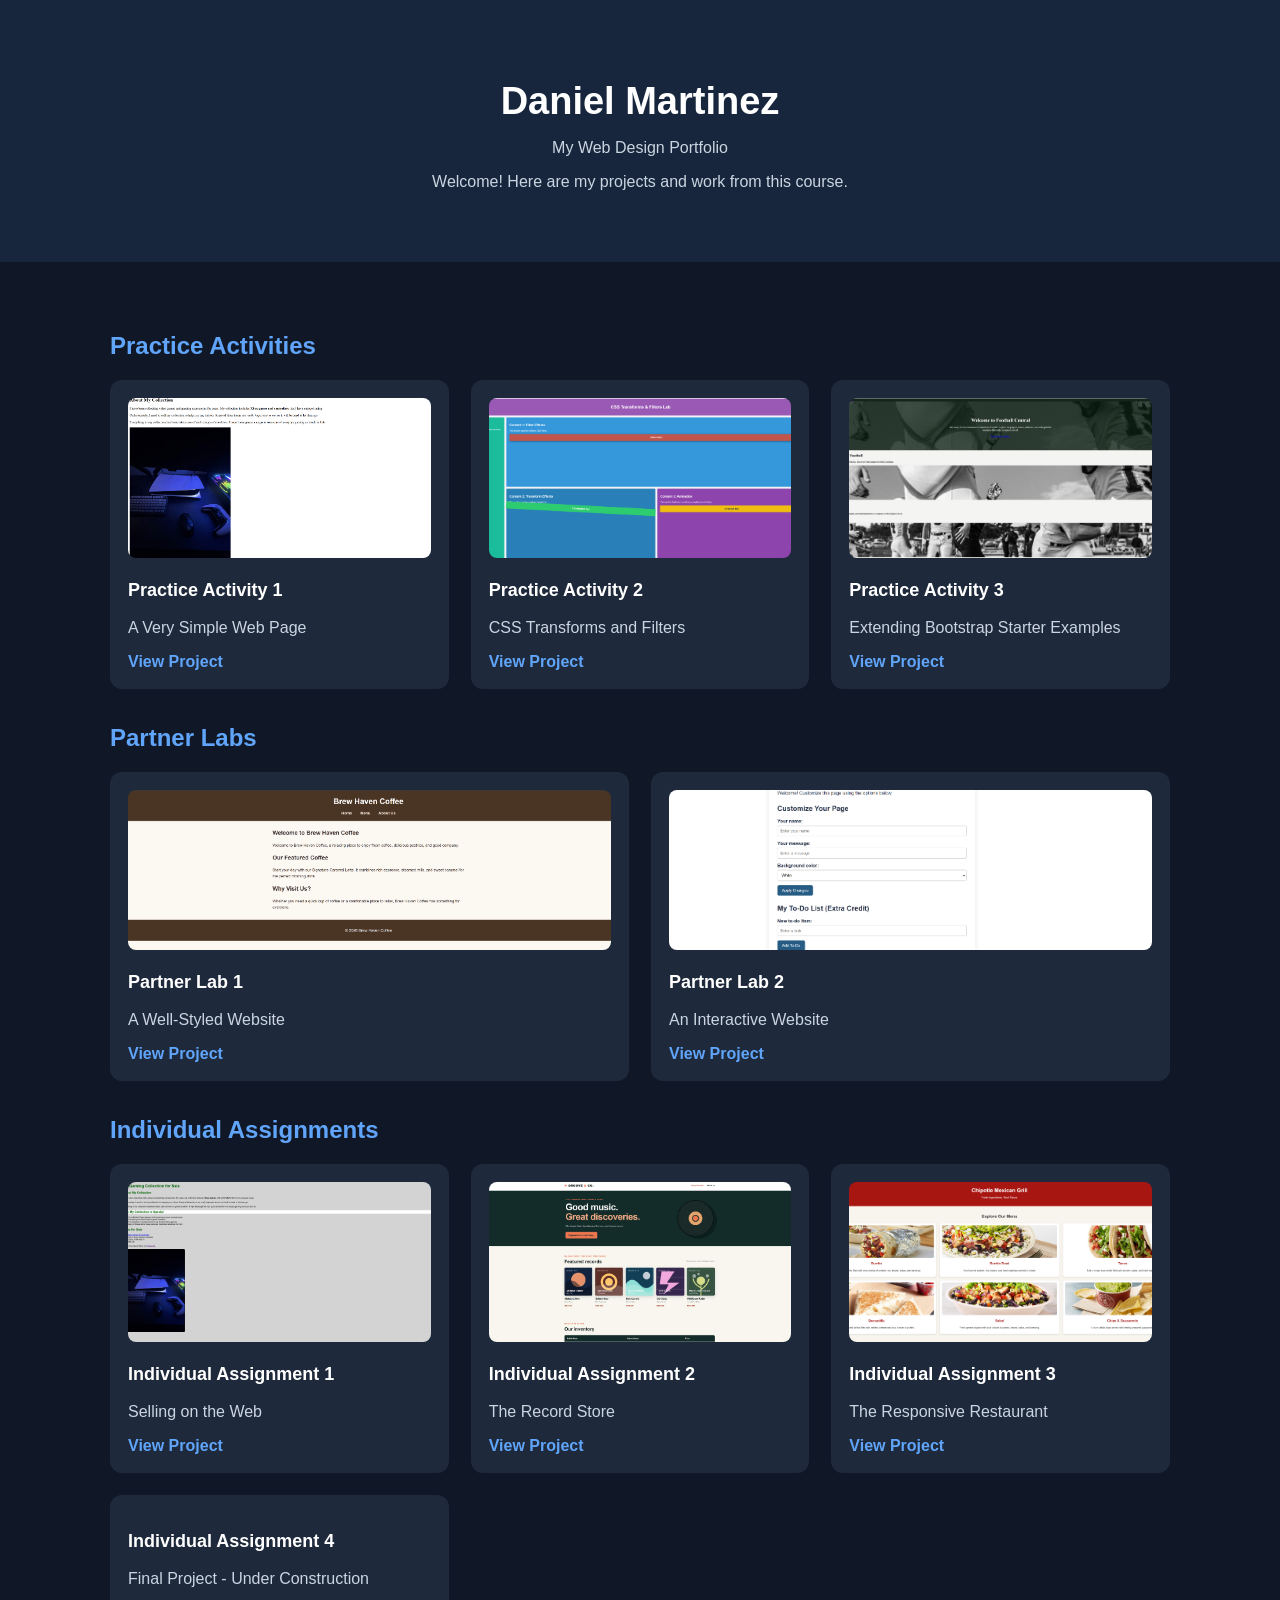
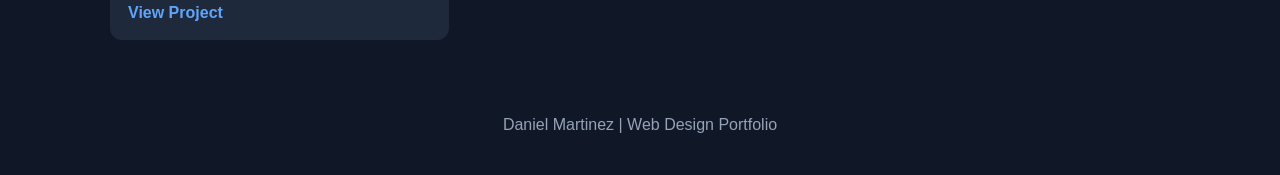
<file: index.html>
<!DOCTYPE html>
<html lang="en">
<head>
    <meta charset="UTF-8">
    <meta name="viewport" content="width=device-width, initial-scale=1.0">
    <title>Daniel Martinez | Web Design Portfolio</title>

    <style>
        * {
            box-sizing: border-box;
        }

        body {
            margin: 0;
            font-family: Arial, sans-serif;
            background: #101827;
            color: white;
        }

        header {
            text-align: center;
            padding: 55px 20px;
            background: #17263d;
        }

        header h1 {
            font-size: 38px;
            margin-bottom: 10px;
        }

        header p {
            color: #cbd5e1;
        }

        main {
            max-width: 1100px;
            margin: auto;
            padding: 35px 20px;
        }

        h2 {
            color: #60a5fa;
            margin-top: 35px;
        }

        .projects {
            display: grid;
            grid-template-columns: repeat(auto-fit, minmax(250px, 1fr));
            gap: 22px;
        }

        .card {
            background: #1e293b;
            padding: 18px;
            border-radius: 12px;
        }

        .card img {
            width: 100%;
            height: 160px;
            object-fit: cover;
            border-radius: 8px;
        }

        .card h3 {
            font-size: 18px;
        }

        .card p {
            color: #cbd5e1;
        }

        a {
            color: #60a5fa;
            font-weight: bold;
            text-decoration: none;
        }

        a:hover {
            text-decoration: underline;
        }

        footer {
            text-align: center;
            padding: 25px;
            color: #94a3b8;
        }
    </style>
</head>

<body>

<header>
    <h1>Daniel Martinez</h1>
    <p>My Web Design Portfolio</p>
    <p>Welcome! Here are my projects and work from this course.</p>
</header>

<main>

    <h2>Practice Activities</h2>
    <div class="projects">

        <div class="card">
            <img src="practice1.png" alt="Practice Activity 1">
            <h3>Practice Activity 1</h3>
            <p>A Very Simple Web Page</p>
            <a href="practice1/index.html">View Project</a>
        </div>

        <div class="card">
            <img src="practice2.png" alt="Practice Activity 2">
            <h3>Practice Activity 2</h3>
            <p>CSS Transforms and Filters</p>
            <a href="practice2/index.html">View Project</a>
        </div>

        <div class="card">
            <img src="practice3.png" alt="Practice Activity 3">
            <h3>Practice Activity 3</h3>
            <p>Extending Bootstrap Starter Examples</p>
            <a href="practice3/album/index.html">View Project</a>
        </div>

    </div>

    <h2>Partner Labs</h2>
    <div class="projects">

        <div class="card">
            <img src="partnerlab1.png" alt="Partner Lab 1">
            <h3>Partner Lab 1</h3>
            <p>A Well-Styled Website</p>
            <a href="partnerlab1/index.html">View Project</a>
        </div>

        <div class="card">
            <img src="partnerlab2.png" alt="Partner Lab 2">
            <h3>Partner Lab 2</h3>
            <p>An Interactive Website</p>
            <a href="partnerlab2/index.html">View Project</a>
        </div>

    </div>

    <h2>Individual Assignments</h2>
    <div class="projects">

        <div class="card">
            <img src="individual1.png" alt="Individual Assignment 1">
            <h3>Individual Assignment 1</h3>
            <p>Selling on the Web</p>
            <a href="individual1/index.html">View Project</a>
        </div>

        <div class="card">
            <img src="individual2.png" alt="Individual Assignment 2">
            <h3>Individual Assignment 2</h3>
            <p>The Record Store</p>
            <a href="individual2/index.html">View Project</a>
        </div>

        <div class="card">
            <img src="individual3.png" alt="Individual Assignment 3">
            <h3>Individual Assignment 3</h3>
            <p>The Responsive Restaurant</p>
            <a href="individual3/index.html">View Project</a>
        </div>

        <div class="card">
            <h3>Individual Assignment 4</h3>
            <p>Final Project - Under Construction</p>
            <a href="individual4/index.html">View Project</a>
        </div>

    </div>

</main>

<footer>
    <p>Daniel Martinez | Web Design Portfolio</p>
</footer>

</body>
</html>
</file>
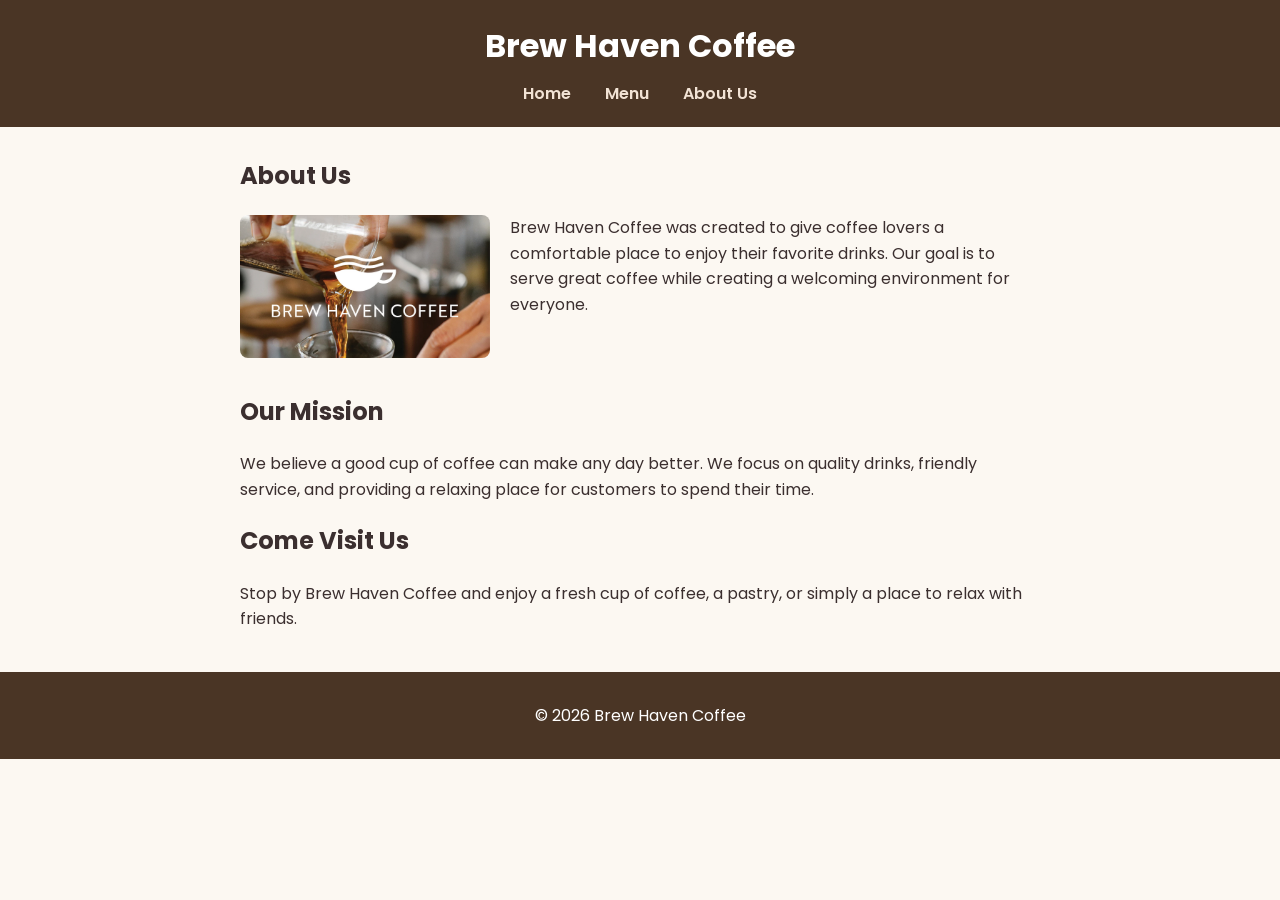
<file: about.html>
<!DOCTYPE html>
<html lang="en">

<head>
    <meta charset="UTF-8">
    <title>About Us - Brew Haven Coffee</title>
    <link rel="stylesheet" href="style.css">
<link rel="preconnect" href="https://fonts.googleapis.com">
<link rel="preconnect" href="https://fonts.gstatic.com" crossorigin>
<link href="https://fonts.googleapis.com/css2?family=Poppins:ital,wght@0,300;0,400;0,600;1,400&display=swap" rel="stylesheet">
</head>
</head>

<body>
    <header>
        <h1>Brew Haven Coffee</h1>

        <nav>
            <a href="index.html">Home</a>
            <a href="menu.html">Menu</a>
            <a href="about.html">About Us</a>
        </nav>
    </header>

    <main>
        <h2>About Us</h2>

        <div class="about-coffee">
            <img src="coffee-shop.png" alt="Inside Brew Haven Coffee">

            <p>
                Brew Haven Coffee was created to give coffee lovers a comfortable
                place to enjoy their favorite drinks. Our goal is to serve great
                coffee while creating a welcoming environment for everyone.
            </p>
        </div>

        <h2>Our Mission</h2>

        <p>
            We believe a good cup of coffee can make any day better. We focus on
            quality drinks, friendly service, and providing a relaxing place for
            customers to spend their time.
        </p>

        <h2>Come Visit Us</h2>

        <p>
            Stop by Brew Haven Coffee and enjoy a fresh cup of coffee, a pastry,
            or simply a place to relax with friends.
        </p>

    </main>

    <footer>
        <p>&copy; 2026 Brew Haven Coffee</p>
    </footer>

</body>

</html>
</file>
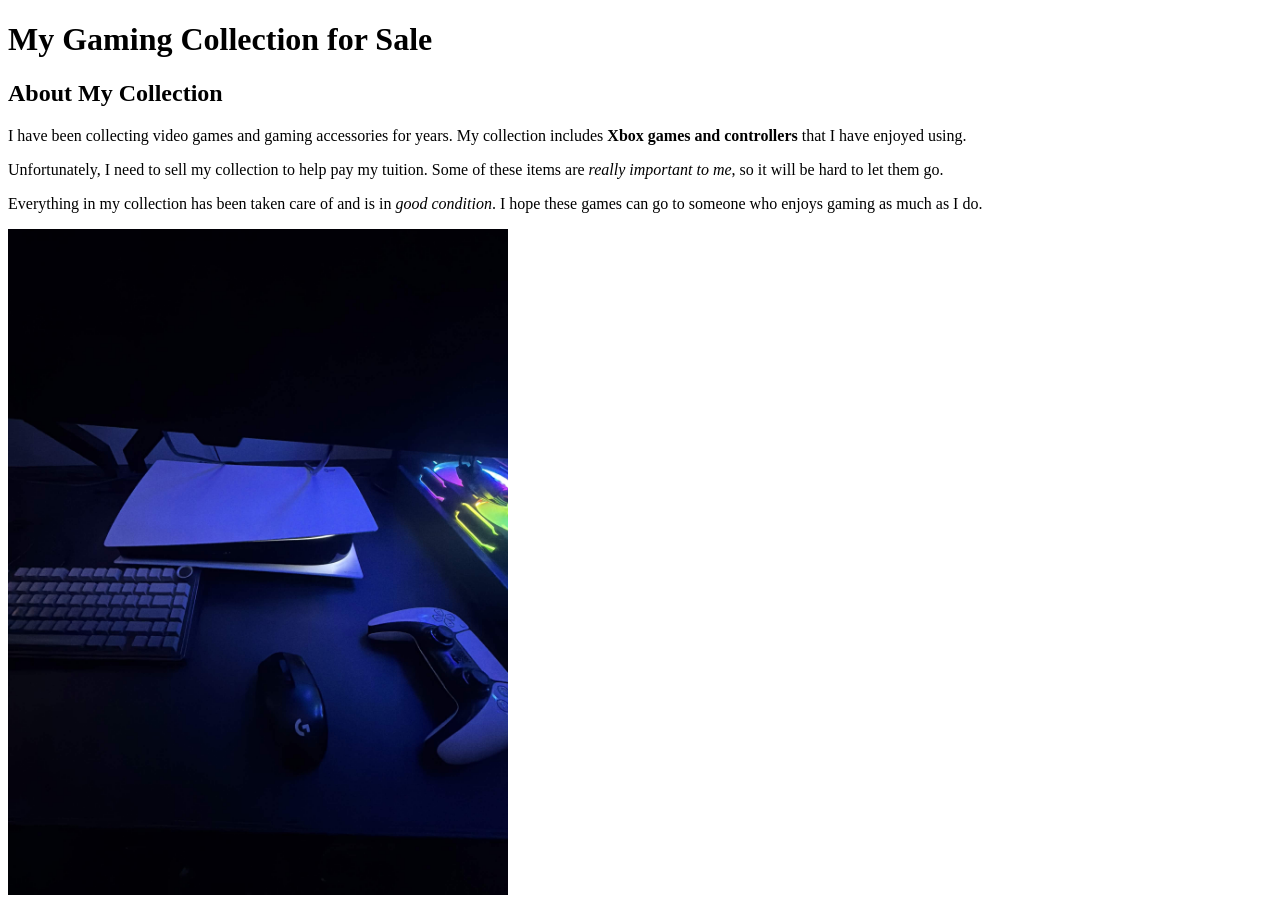
<file: gamingcollection.html>
<!DOCTYPE html>
<html>
<head>
    <title>Daniel's Gaming Collection</title>
</head>
<body>

<h1>My Gaming Collection for Sale</h1>

<h2>About My Collection</h2>

<p>I have been collecting video games and gaming accessories for years. My collection includes <strong>Xbox games and controllers</strong> that I have enjoyed using.</p>

<p>Unfortunately, I need to sell my collection to help pay my tuition. Some of these items are <em>really important to me</em>, so it will be hard to let them go.</p>

<p>Everything in my collection has been taken care of and is in <i>good condition</i>. I hope these games can go to someone who enjoys gaming as much as I do.</p>

<img src="20260605_195333719_iOS.jpg" alt="My gaming collection" width="500">

</body>
</html>
</file>
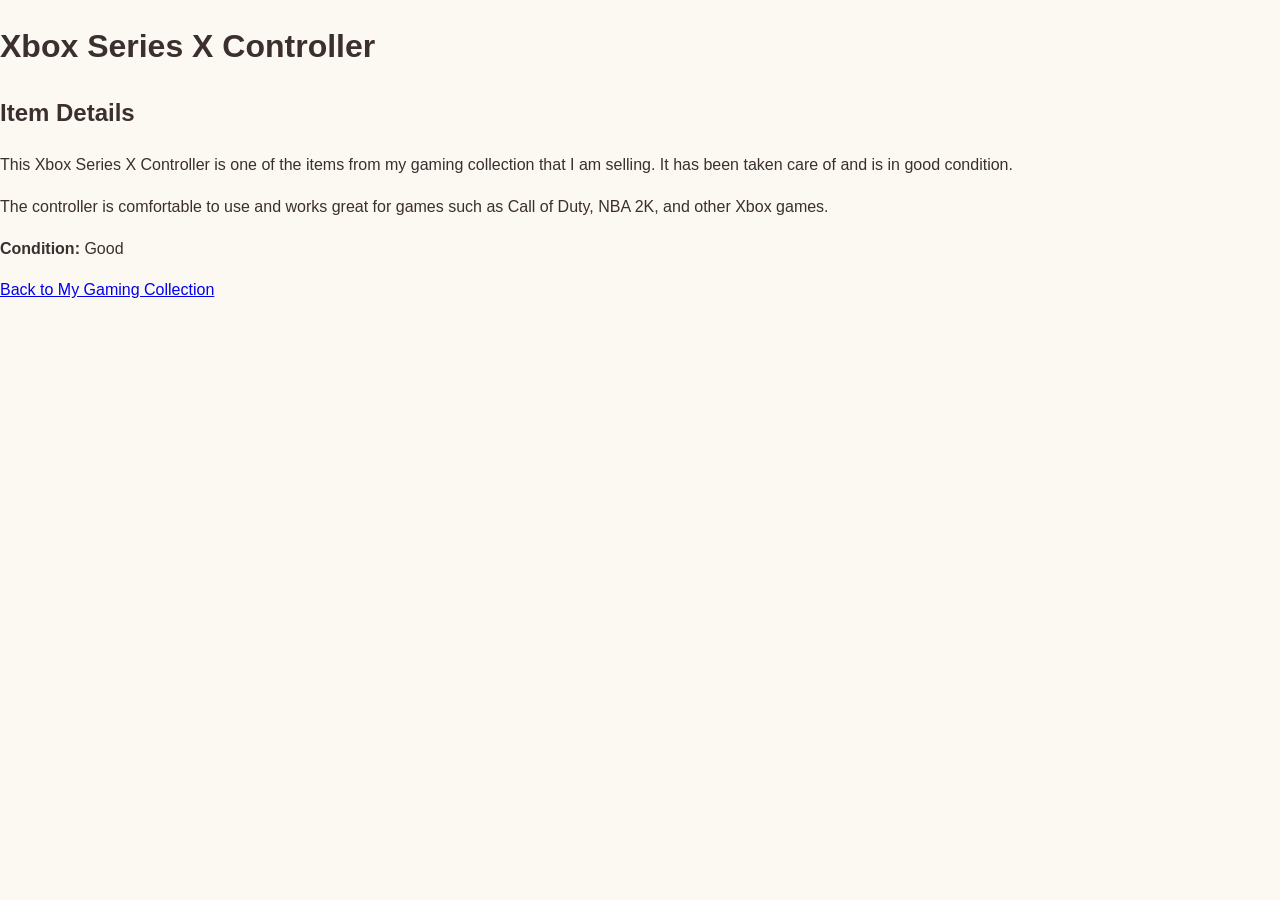
<file: itemdetail1.html>
<!DOCTYPE html>
<html>
<head>
    <title>Xbox Series X Controller Details</title>
    <link rel="stylesheet" href="style.css">
</head>

<body>

<h1>Xbox Series X Controller</h1>

<h2>Item Details</h2>

<p>This Xbox Series X Controller is one of the items from my gaming collection that I am selling. It has been taken care of and is in good condition.</p>

<p>The controller is comfortable to use and works great for games such as Call of Duty, NBA 2K, and other Xbox games.</p>

<p><strong>Condition:</strong> Good</p>

<p><a href="index.html">Back to My Gaming Collection</a></p>

</body>
</html>
</file>
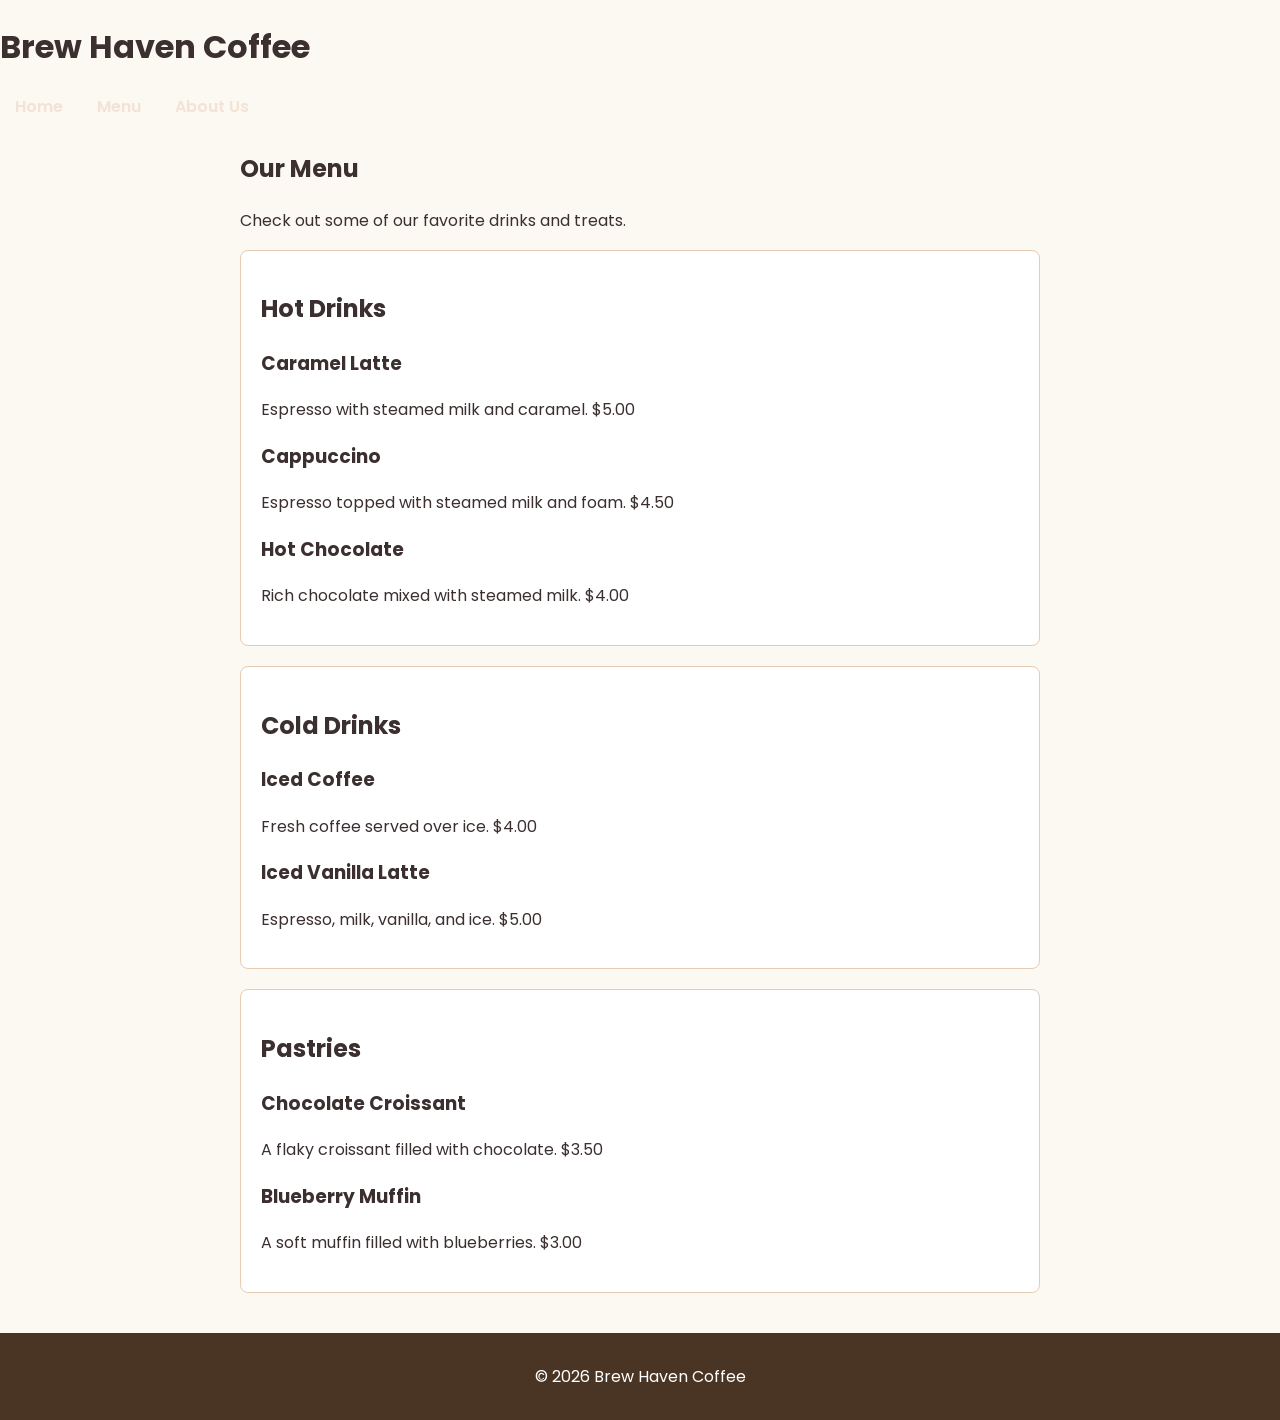
<file: menu.html>
<!DOCTYPE html>
<html lang="en">

<head>
<meta charset="UTF-8">
<title>Menu - Brew Haven Coffee</title>
<link rel="stylesheet" href="style.css">
<link rel="preconnect" href="https://fonts.googleapis.com">
<link rel="preconnect" href="https://fonts.gstatic.com" crossorigin>
<link href="https://fonts.googleapis.com/css2?family=Poppins:ital,wght@0,300;0,400;0,600;1,400&display=swap" rel="stylesheet">
</head>
        <h1>Brew Haven Coffee</h1>

        <nav>
            <a href="index.html">Home</a>
            <a href="menu.html">Menu</a>
            <a href="about.html">About Us</a>
        </nav>
    </header>

    <main>
        <h2>Our Menu</h2>

        <p>
            Check out some of our favorite drinks and treats.
        </p>

        <div class="menu-section">
            <h2>Hot Drinks</h2>

            <h3>Caramel Latte</h3>
            <p>Espresso with steamed milk and caramel. <span class="price">$5.00</span></p>

            <h3>Cappuccino</h3>
            <p>Espresso topped with steamed milk and foam. <span class="price">$4.50</span></p>

            <h3>Hot Chocolate</h3>
            <p>Rich chocolate mixed with steamed milk. <span class="price">$4.00</span></p>
        </div>

        <div class="menu-section">
            <h2>Cold Drinks</h2>

            <h3>Iced Coffee</h3>
            <p>Fresh coffee served over ice. <span class="price">$4.00</span></p>

            <h3>Iced Vanilla Latte</h3>
            <p>Espresso, milk, vanilla, and ice. <span class="price">$5.00</span></p>
        </div>

        <div class="menu-section">
            <h2>Pastries</h2>

            <h3>Chocolate Croissant</h3>
            <p>A flaky croissant filled with chocolate. <span class="price">$3.50</span></p>

            <h3>Blueberry Muffin</h3>
            <p>A soft muffin filled with blueberries. <span class="price">$3.00</span></p>
        </div>

    </main>

    <footer>
        <p>&copy; 2026 Brew Haven Coffee</p>
    </footer>

</body>

</html>
</file>
<file: style.css>
/* 1. Single CSS selector applied to the entire page */
body {
    font-family: 'Poppins', sans-serif;
    background-color: #fcf8f2;
    color: #3b2f2f;
    margin: 0;
    padding: 0;
    line-height: 1.6;
}

/* Header & Navigation Styling */
header {
    background-color: #4a3525;
    color: #ffffff;
    padding: 20px;
    text-align: center;
}

header h1 {
    margin: 0 0 10px 0;
}

nav a {
    color: #f2e3d5;
    text-decoration: none;
    margin: 0 15px;
    font-weight: 600;
}

/* 2. Hover Selector */
nav a:hover {
    color: #d4a373;
    text-decoration: underline;
}

nav a.active {
    color: #d4a373;
    border-bottom: 2px solid #d4a373;
}

/* Main Content Layout */
main {
    max-width: 800px;
    margin: 30px auto;
    padding: 0 20px;
}

/* 3. Floating element with margins */
.about-coffee img {
    float: left;
    margin-right: 20px;
    margin-bottom: 15px;
    width: 250px;
    height: auto;
    border-radius: 8px;
}

/* Clearfix for floating layout inside div */
.about-coffee::after {
    content: "";
    display: table;
    clear: both;
}

/* 4. Class selector styling multiple elements */
.menu-section, .highlight-box {
    background-color: #ffffff;
    border: 1px solid #e6ccb2;
    border-radius: 8px;
    padding: 20px;
    margin-bottom: 20px;
}

/* 5. Styling div and span tags */
div.highlight-box {
    text-align: center;
}

span.highlight-text {
    font-weight: bold;
    color: #b05220;
}

/* Footer Styling */
footer {
    text-align: center;
    padding: 15px;
    background-color: #4a3525;
    color: #ffffff;
    margin-top: 40px;
}
</file>
